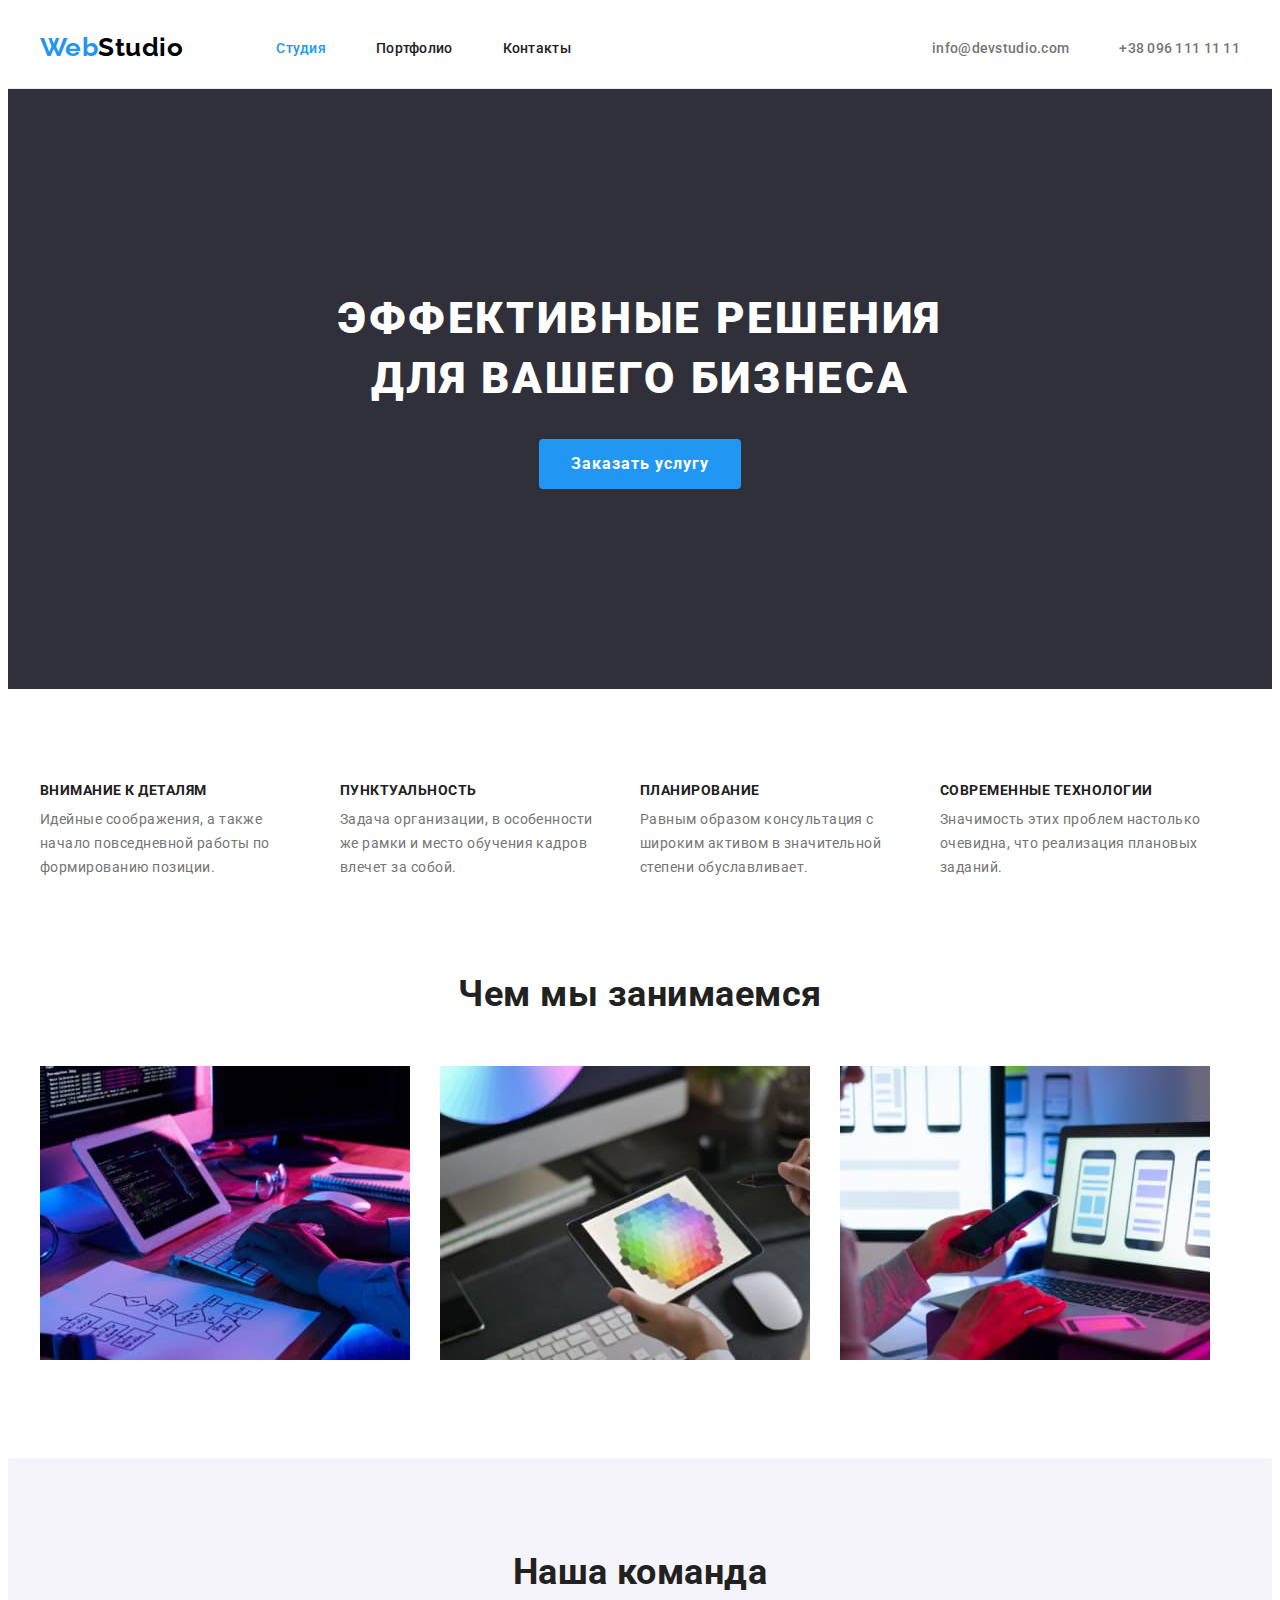
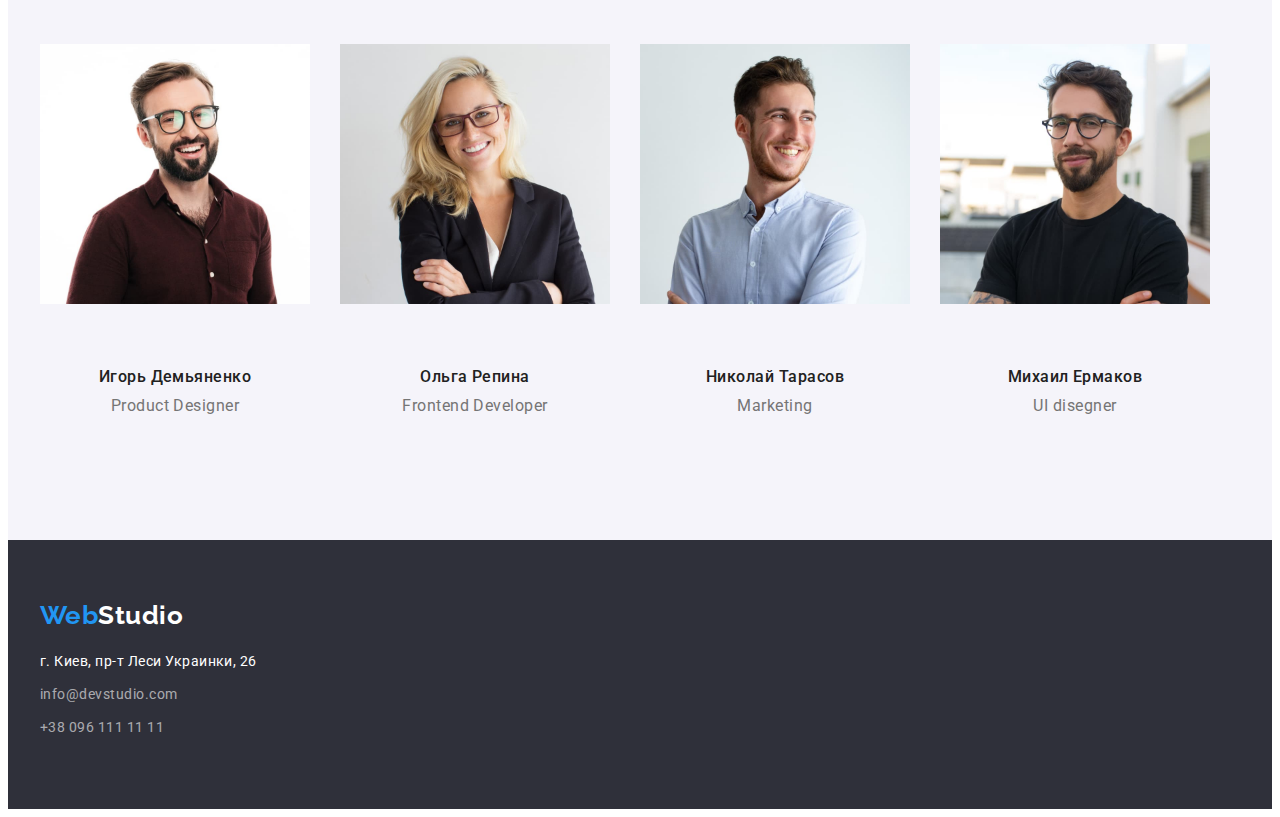
<file: index.html>
<!DOCTYPE html>
<html lang="en">
<head>
    <meta charset="UTF-8">
    <meta http-equiv="X-UA-Compatible" content="IE=edge">
    <meta name="viewport" content="width=device-width, initial-scale=1.0">
    <title>Document</title>
    <link rel="preconnect" href="https://fonts.googleapis.com">
    <link rel="preconnect" href="https://fonts.gstatic.com" crossorigin>
    <link href="https://fonts.googleapis.com/css2?family=Raleway:wght@700&family=Roboto:wght@400;500;700;900&display=swap"
        rel="stylesheet"> 
        <link rel="stylesheet" href="https://cdnjs.cloudflare.com/ajax/libs/modern-normalize/1.1.0/modern-normalize.min.css"
            integrity="sha512-wpPYUAdjBVSE4KJnH1VR1HeZfpl1ub8YT/NKx4PuQ5NmX2tKuGu6U/JRp5y+Y8XG2tV+wKQpNHVUX03MfMFn9Q=="
            crossorigin="anonymous" referrerpolicy="no-referrer" />
    <link rel="stylesheet" href="./css/style.css"> 
</head>
<body class="page"> 
    <!--хедер-->
    <header class="head">
        <div class="container head-list">
            <nav class="nav-elements">
                    <a href="./index.html" class="logo"><span class="logo-web">Web</span>Studio</a>
                <ul class="site-nav list">
                    <li class="site-nav-element"><a href="./index.html" class="link current">Студия</a></li>
                    <li class="site-nav-element"><a href="./portfolio.html" class="link">Портфолио</a></li>
                    <li class="site-nav-element"><a href="" class="link">Контакты</a></li>
                </ul>
                </nav>
                <ul class="auth-nav list">
                    <li class="auth-nav-element"><a href="mailto:info@devstudio.com" class="link">info@devstudio.com</a></li>
                    <li class="auth-nav-element"><a href="tel:+380961111111" class="link">+38 096 111 11 11</a></li>
                </ul>      
        </div>
    </header>
<main>
    <!--герой-->
        <section class="hero">
            <div class="container">
                <h1 class="hero-title">Эффективные решения <br/>для вашего бизнеса</h1>
                <button type="button" class="button">Заказать услугу</button>
            </div>
        </section>
        <!--переваги-->
        <section  class="section section-bottom">
            <div class="container">
                <h2 class="visually-hidden">Преимущество</h2>
            <ul class="feature-list list">
                <li class="feature-article">
                    <h3 class="taitle">Внимание к деталям</h3>
                    <p class="feature-paragaph">Идейные соображения, а также начало повседневной работы по формированию позиции.</p>
                </li>
                <li class="feature-article">
                    <h3 class="taitle">Пунктуальность</h3>
                    <p class="feature-paragaph">Задача организации, в особенности же рамки и место обучения кадров влечет за собой.
                    </p>
                </li>
                <li class="feature-article">
                    <h3 class="taitle">Планирование</h3>
                    <p class="feature-paragaph">Равным образом консультация с широким активом в значительной степени обуславливает.
                    </p>
                </li>
                <li class="feature-article">
                    <h3 class="taitle">Современные технологии</h3>
                    <p class="feature-paragaph">Значимость этих проблем настолько очевидна, что реализация плановых заданий.</p>
                </li>
            </ul>
        </div>
        </section>
        <section class="section">
        <!--чим займаються-->
        <div class="container">
            <h2 class="section-taitle">Чем мы занимаемся</h2>
        <ul class="list work-blok">
            <li class="work-elenent"><img src="./images/img1.jpg" alt="хтось працює за ПК" width="370"></li>
            <li class="work-elenent"><img src="./images/img2.jpg" alt="хтось працює за ноутбуком" width="370"></li>
            <li class="work-elenent" ><img src="./images/img3.jpg" alt="хтось працює на планшеті" width="370"></li>
        </ul>
    </div>
        </section>
        <!--команда-->
        <section class="section team-section">
            <div class="container ">
            <h2 class="section-taitle">Наша команда</h2>
            <ul class="list team-blok">
                <li class="team-element">
                    <img src="./images/img4.jpg" alt="молодий чоловік в окулярах" width="270" class="team-foto">
                    <div class="team-box">
                    <h3 class="name">Игорь Демьяненко</h3>
                    <p class="position">Product Designer</p>
                    </div>
                </li>
                <li class="team-element">
                    <img src="./images/img5.jpg" alt="молода жінка в окулярах" width="270" class="team-foto">
                    <div class="team-box">
                    <h3 class="name">Ольга Репина</h3>
                    <p class="position">Frontend Developer</p>
                    </div>
                </li>
                <li class="team-element">
                    <img src="./images/img6.jpg" alt="молодий чоловік в сорочці" width="270" class="team-foto">
                    <div class="team-box">
                    <h3 class="name">Николай Тарасов</h3>
                    <p class="position">Marketing</p>
                    </div>
                </li>
                <li class="team-element">
                    <img src="./images/img7.jpg" alt="молодий чоловік в чорній футболці" width="270" class="team-foto">
                    <div class="team-box">
                    <h3 class="name">Михаил Ермаков</h3>
                    <p class="position">UI disegner</p>
                    </div>
                </li>
            </ul>
        </div>   
        </section>
</main>
<!--футер-->
<footer class="footer">
    <div class="container ">
        <a href="./index.html" class="logo logo-footer"><span class="logo-web-blue">Web</span><span class="logo-web-whait">Studio</span></a>
        <address>
            <ul class="list">
                <li> <a href="г.Киев,пр-тЛесиУкраинки,26" class="adress">г. Киев, пр-т Леси Украинки, 26</a></li>
                <li><a href="mailto:info@devstudio.com" class="link-footer">info@devstudio.com</a></li>
                <li><a href="tel:+380961111111" class="link-footer">+38 096 111 11 11</a></li>
            </ul>
        </address>
    </div>
</footer>
</body>
</html>
</file>
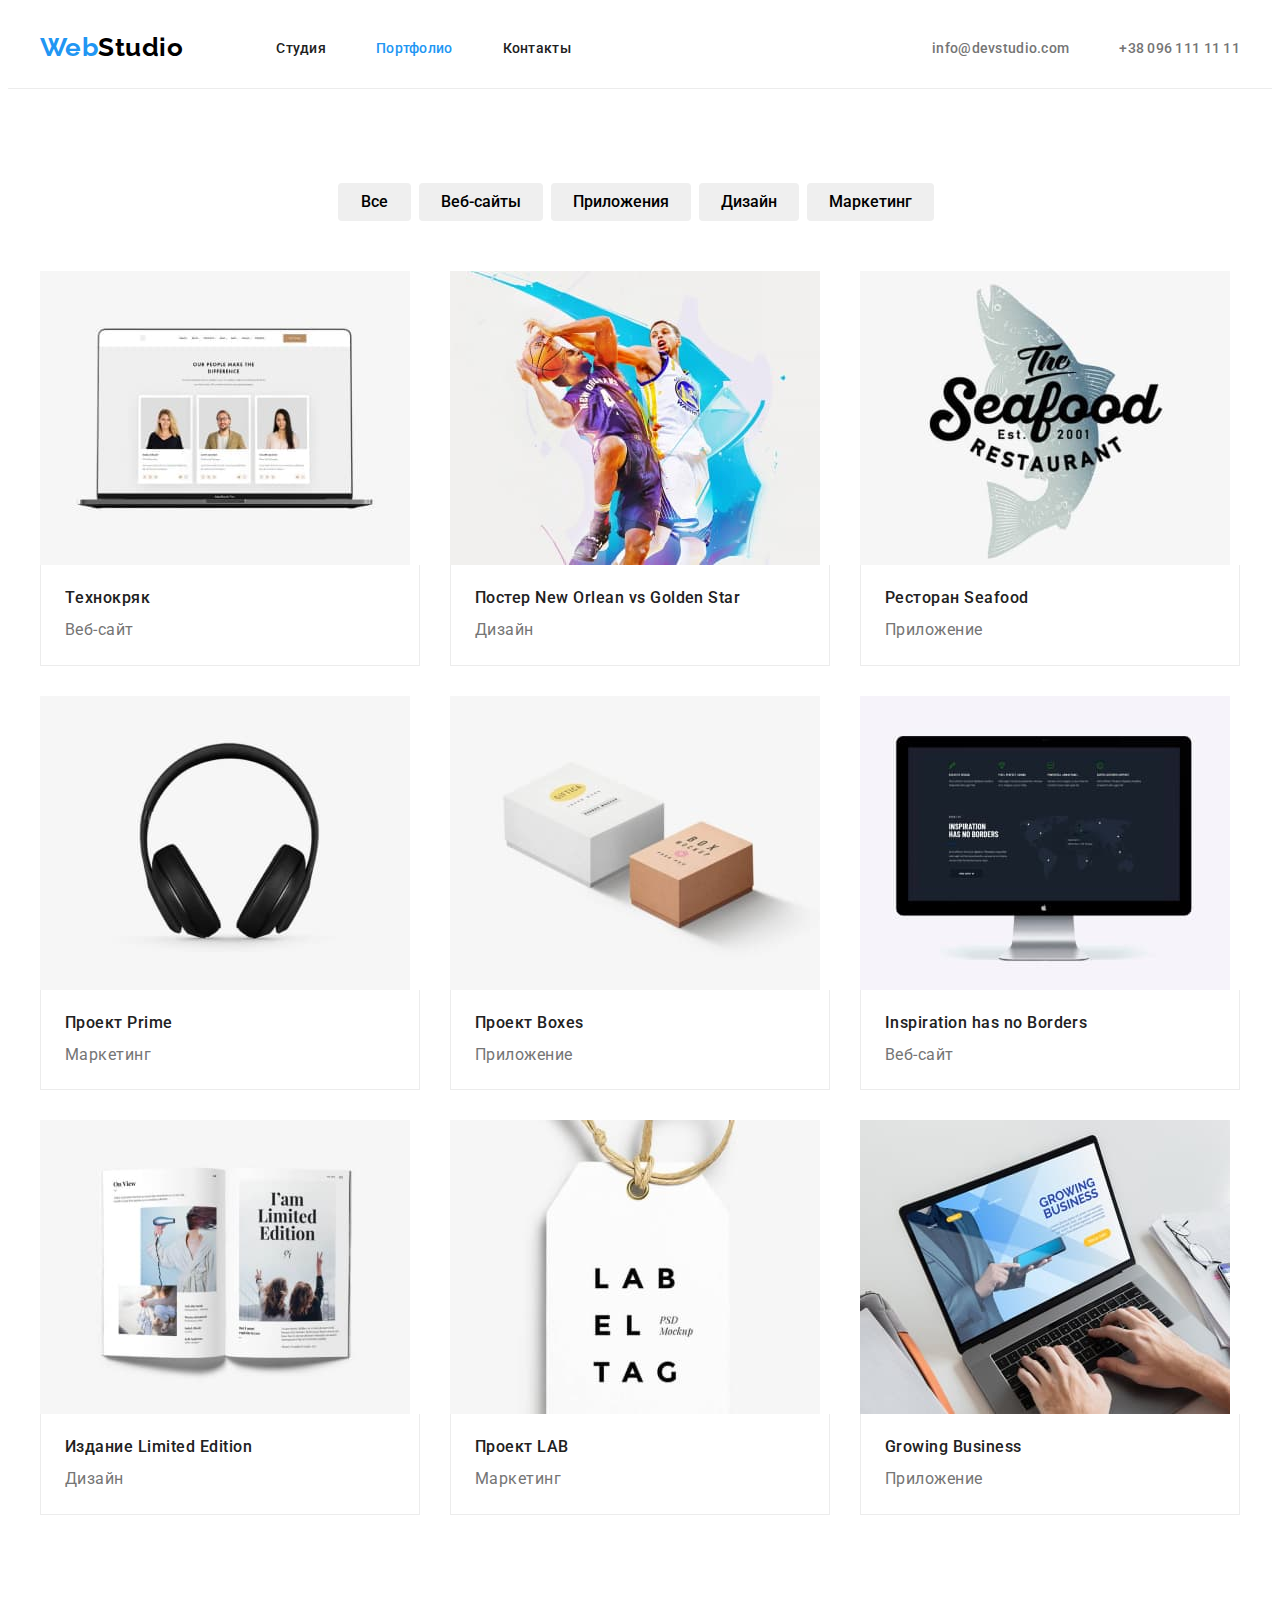
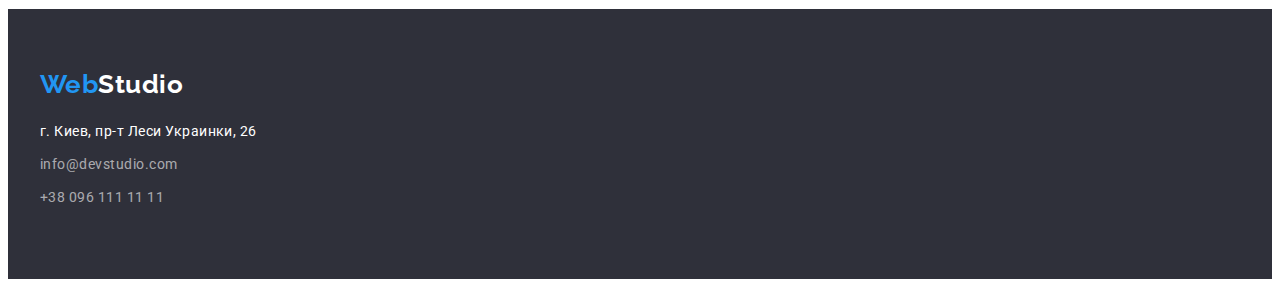
<file: portfolio.html>
<!DOCTYPE html>
<html lang="en">
<head>
    <meta charset="UTF-8">
    <meta http-equiv="X-UA-Compatible" content="IE=edge">
    <meta name="viewport" content="width=device-width, initial-scale=1.0">
    <title>Document</title>
    <link rel="preconnect" href="https://fonts.googleapis.com">
    <link rel="preconnect" href="https://fonts.gstatic.com" crossorigin>
    <link href="https://fonts.googleapis.com/css2?family=Raleway:wght@700&family=Roboto:wght@400;500;700;900&display=swap"
        rel="stylesheet">
        <link rel="stylesheet" href="https://cdnjs.cloudflare.com/ajax/libs/modern-normalize/1.1.0/modern-normalize.min.css"
            integrity="sha512-wpPYUAdjBVSE4KJnH1VR1HeZfpl1ub8YT/NKx4PuQ5NmX2tKuGu6U/JRp5y+Y8XG2tV+wKQpNHVUX03MfMFn9Q=="
            crossorigin="anonymous" referrerpolicy="no-referrer" />
    <link rel="stylesheet" href="./css/style.css">
</head>
<body>
    <!--хедер-->
    <header class="head">
        <div class="container">
            <div class="head-list">
            <nav class="nav-elements">
                <a href="./index.html" class="logo"><span class="logo-web">Web</span>Studio</a>
                <ul class="site-nav list">
                    <li class="site-nav-element"><a href="./index.html" class="link">Студия</a></li>
                    <li class="site-nav-element"><a href="./portfolio.html" class="link current">Портфолио</a></li>
                    <li class="site-nav-element"><a href="" class="link">Контакты</a></li>
                </ul>
            </nav>
            <ul class="auth-nav list">
                <li class="auth-nav-element"><a href="mailto:info@devstudio.com" class="link">info@devstudio.com</a></li>
                <li class="auth-nav-element"><a href="tel:+380961111111" class="link">+38 096 111 11 11</a></li>
            </ul>
        </div>
    </div>
        
    </header>
    <main>
        <section class="central-blok">
            <div class="container">
            <!--опції-->
            <h1 class="visually-hidden">main content</h1>
            <div class="buttons-blok"></div>
            <ul class="buttons list">
                <li class="buttons-element"><button type="button" class="button-portfolio">Все</button></li>
                <li class="buttons-element"><button type="button" class="button-portfolio">Веб-сайты</button></li>
                <li class="buttons-element"><button type="button" class="button-portfolio">Приложения</button></li>
                <li class="buttons-element"><button type="button" class="button-portfolio">Дизайн</button></li>
                <li class="buttons-element"><button type="button" class="button-portfolio">Маркетинг</button></li>
            </ul>
            <!--зображення-->
            <div class="blok">
            <ul class="list pictures-container">
                <li class="pictures-element">
                    <img src="./images/page/img1.jpg" alt="зображення ноутбука з відкритим веб-сайтом" width="370"  class="pictures-foto"/>
                <div class="pictures-border">
                    <h2 class="name-pictures">Tехнокряк</h2>
                    <p class="pictures-paragaph">Веб-сайт</p>
                    </div>
                </li>
                <li class="pictures-element">
                    <img src="./images/page/img2.jpg" alt="двa безкетболіста" width="370" class="pictures-foto"/>
                    <div class="pictures-border" >
                    <h2 class="name-pictures">Постер New Orlean vs Golden Star</h2>
                    <p class="pictures-paragaph">Дизайн</p>
                    </div>
                </li>
                <li class="pictures-element">
                    <img src="./images/page/img3.jpg" alt="натпис seafood" width="370" class="pictures-foto"/>
                    <div class="pictures-border" >
                    <h2 class="name-pictures">Ресторан Seafood</h2>
                    <p class="pictures-paragaph">Приложение</p>
                    </div>
                </li>
                <li class="pictures-element">
                    <img src="./images/page/img4.jpg" alt="чорні навушники" width="370" class="pictures-foto"/>
                    <div class="pictures-border" >
                    <h2 class="name-pictures">Проект Prime</h2>
                    <p class="pictures-paragaph">Маркетинг</p>
                    </div>
                </li>
                <li class="pictures-element">
                    <img src="./images/page/img5.jpg" alt="дві коробки" width="370" class="pictures-foto"/>
                    <div class="pictures-border" >
                    <h2 class="name-pictures">Проект Boxes</h2>
                    <p class="pictures-paragaph">Приложение</p>
                    </div>
                </li>
                <li class="pictures-element">
                    <img src="./images/page/img6.jpg" alt="монітор від ПК" width="370" class="pictures-foto"/>
                    <div class="pictures-border" >
                    <h2 class="name-pictures">Inspiration has no Borders</h2>
                    <p class="pictures-paragaph">Веб-сайт</p>
                    </div>
                </li>
                <li class="pictures-element">
                    <img src="./images/page/img7.jpg" alt="журнал" width="370" class="pictures-foto"/>
                    <div class="pictures-border" >
                    <h2 class="name-pictures">Издание Limited Edition</h2>
                    <p class="pictures-paragaph">Дизайн</p> 
                    </div>
                </li>
                <li class="pictures-element">
                    <img src="./images/page/img8.jpg" alt="бірка" width="370" class="pictures-foto"/>
                    <div class="pictures-border" >
                    <h2 class="name-pictures">Проект LAB</h2>
                    <p class="pictures-paragaph">Маркетинг</p>
                    </div>
                </li>
                <li class="pictures-element">
                    <img src="./images/page/img9.jpg" alt="ноутбук" width="370" class="pictures-foto"/>
                    <div class="pictures-border" >
                    <h2 class="name-pictures">Growing Business</h2>
                    <p class="pictures-paragaph">Приложение</p>
                    </div>
                </li>
            </ul>
        </div>
        </section>
    </main>
    <!--футер-->
    <footer class="footer">
        <div class="container">
            <a href="./index.html" class="logo logo-footer"><span class="logo-web-blue">Web</span><span
                    class="logo-web-whait">Studio</span></a>
            <address>
                <ul class="list">
                    <li> <a href="г.Киев,пр-тЛесиУкраинки,26" class="adress">г. Киев, пр-т Леси Украинки, 26</a></li>
                    <li><a href="mailto:info@devstudio.com" class="link-footer">info@devstudio.com</a></li>
                    <li><a href="tel:+380961111111" class="link-footer">+38 096 111 11 11</a></li>
                </ul>
            </address>
        </div>
    </footer>  
</body>
</html>
</file>
<file: css/style.css>
:root {
  --primary-text-color: #757575;
  --title-text-color: #212121;
  --accent-color: #2196f3;
  --accent-text-color: #ffffff;
}
/*другорядний колір  #212121 */
/* основний колір текста #757575 */
/*білий #E5E5E5 */
/*акцент #2196f3*/
body {
  background: #ffffff;
  color: var(--primary-text-color);

  font-family: Roboto, sans-serif;
  letter-spacing: 0.03em;
}
.list {
  list-style: none;
}
h1,
h2,
h3,
p {
  margin: 0;
}
ul,
ol {
  padding: 0;
  margin: 0;
}
.visually-hidden {
  position: absolute;
  white-space: nowrap;
  width: 1px;
  height: 1px;
  overflow: hidden;
  border: 0;
  padding: 0;
  clip: rect(0 0 0 0);
  clip-path: inset(50%);
  margin: -1px;
}
/*-----!!!!!!!-Студія-!!!!!!!---*/
.container {
  padding-left: 15px;
  padding-right: 15px;
  width: 1200px;
  margin: 0 auto;
}
.section {
  padding-top: 94px;
  padding-bottom: 94px;
}
/* -------HEDER----- */
.head {
  background: #ffffff;
  padding-top: 24px;
  padding-bottom: 25px;
  border-bottom: 1px solid #ececec;
}
.nav-elements {
  display: flex;
  align-items: center;
}
.head-list {
  display: flex;
  align-items: center;
}
/* ----Logo----*/
.logo {
  margin-right: 93px;
  color: #000000;
  text-decoration: none;

  font-family: Raleway, sans-serif;
  font-weight: bold;
  font-size: 26px;
  line-height: 1.19;
}
.logo-web {
  color: var(--accent-color);
}
/* SITE--NAV-----*/

.site-nav .link {
  color: var(--title-text-color);
  text-decoration: none;
  padding-top: 35px;
  padding-bottom: 35px;

  font-weight: 500;
  font-size: 14px;
  line-height: 1.14;
  letter-spacing: 0.02em;
}
.site-nav .site-nav-element + .site-nav-element {
  margin-left: 50px;
}
.site-nav {
  display: flex;
}
.site-nav .link.current {
  color: var(--accent-color);
}
.site-nav .link:hover,
.site-nav .link:focus {
  color: var(--accent-color);
}
/* autn nav */
.auth-nav {
  display: flex;
  margin-left: auto;
}
.auth-nav .auth-nav-element + .auth-nav-element {
  margin-left: 50px;
}
.auth-nav .link {
  color: var(--primary-text-color);
  text-decoration: none;

  font-weight: 500;
  font-size: 14px;
  line-height: 1.14;
  letter-spacing: 0.02em;
}
.auth-nav .link:hover,
.auth-nav .link:focus {
  color: var(--accent-color);
}
/* hero */
.hero {
  background: #2f303a;
  text-align: center;

  padding-top: 200px;
  padding-bottom: 200px;
}
.hero-title {
  color: var(--accent-text-color);

  min-width: 696px;
  margin-bottom: 30px;

  text-transform: uppercase;
  font-weight: 900;
  font-size: 44px;
  line-height: 1.36;
  text-align: center;
  letter-spacing: 0.06em;
}
/* button */
.button {
  display: inline-block;
  color: var(--accent-text-color);
  background: var(--accent-color);
  border-radius: 4px;
  padding: 10px 32px;
  display: inline-block;
  min-width: 200px;
  border: none;

  cursor: pointer;
  text-align: center;
  font-family: inherit;
  font-weight: bold;
  font-size: 16px;
  line-height: 1.87;
  letter-spacing: 0.06em;
}
/* buttons */
.buttons {
  display: flex;
  justify-content: center;
  padding-bottom: 50px;
}
.buttons-element {
  margin-right: 8px;
}

.buttons .button-portfolio:hover,
.buttons .button-portfolio:focus {
  color: var(--accent-text-color);
  background-color: var(--accent-color);
}
.button-portfolio {
  display: inline-block;
  min-width: 73px;
  padding: 6px 22px;
  cursor: pointer;
  border-radius: 4px;
  border: none;

  font-family: inherit;
  font-weight: 500;
  font-size: 16px;
  line-height: 1.62;
  text-align: center;
}
/* переваги */

.section-bottom {
  padding-bottom: 0;
}
.feature-list {
  width: 1170;
  display: flex;
}

.feature-article {
  width: 270px;
}
.feature-article:not(:last-child) {
  margin-right: 30px;
}

.feature-list .title {
  color: var(--title-text-color);
  margin-top: 0;
  margin-bottom: 10px;

  font-weight: bold;
  font-size: 14px;
  line-height: 1.14;
}
.taitle {
  color: var(--title-text-color);
  margin-bottom: 10px;

  font-weight: bold;
  font-size: 14px;
  line-height: 1.14;
  text-transform: uppercase;
}
/* paragaph */
.feature-paragaph {
  font-size: 14px;
  line-height: 1.71;
}
/*  Особенности */

.section-taitle {
  color: var(--title-text-color);
  margin-bottom: 50px;

  font-weight: bold;
  font-size: 36px;
  line-height: 1.16;
  text-align: center;
}
.work-blok {
  display: flex;
}
.work-elenent {
  width: calc((100% - 60) / 3);
  margin-right: 30px;
}
.work-elenent:not(:last-child) {
  margin-right: 30px;
}
/*TEEAAM*/
.team-section {
  background: #f5f4fa;
}
.team-blok {
  display: flex;
}
.pictures-foto {
  display: block;
}
.team-box {
  text-align: center;
  padding-top: 30px;
  padding-bottom: 30px;
}
.team-element {
  width: calc((100% - 90) / 4);
}
.team-element:not(:last-child) {
  margin-right: 30px;
}
.name {
  color: var(--title-text-color);
  margin-bottom: 10px;
  margin-top: 30px;

  font-weight: 500;
  font-size: 16px;
  line-height: 1.18;
}
.team {
  background: #f5f4fa;
}
.position {
  font-size: 16px;
  line-height: 1.18;
}
/* footer */
.footer {
  background: #2f303a;
  padding-top: 60px;
  padding-bottom: 60px;
}
.logo-web-blue {
  color: #2196f3;
}
.logo-web-whait {
  color: var(--accent-text-color);
}
.logo-footer {
  display: inline-block;
  margin-bottom: 20px;
}
.adress {
  margin-bottom: 9px;
  display: inline-block;

  color: var(--accent-text-color);
  text-decoration: none;
  font-style: normal;
  font-size: 14px;
  line-height: 1.71;
}
.link-footer {
  margin-bottom: 9px;
  display: inline-block;

  color: rgba(255, 255, 255, 0.6);
  text-decoration: none;
  font-style: normal;
  font-size: 14px;
  line-height: 1.71;
}
.link-footer:hover,
.link-footer:focus {
  color: var(--accent-color);
}
/* !!!!!!!##-----PORTFOLIO ----!!!!!!*/
.buttons-blok {
  text-align: center;
}
/* pictures */
.name-pictures {
  margin-bottom: 4px;

  color: var(--title-text-color);
  font-weight: 500;
  font-size: 16px;
  line-height: 1.62;
}
.pictures-paragaph {
  font-size: 16px;
  line-height: 1.87;
}
/*MAIN-------CONTEINER*/
.central-blok {
  padding-top: 94px;
  padding-bottom: 94px;
}

/* .blok {
  padding-left: 15px;
  padding-right: 15px;
  width: 1200px;
  margin: 0 auto;
} */
.pictures-container {
  display: flex;
  flex-wrap: wrap;
}
.pictures-border {
  padding-top: 20px;
  padding-left: 24px;
  padding-bottom: 20px;

  border-right: 1px solid #ececec;
  border-bottom: 1px solid #ececec;
  border-left: 1px solid #ececec;
}
.pictures-element {
  width: calc((100% - 60px) / 3);
  margin-right: 30px;
  margin-bottom: 30px;
}
.pictures-element:nth-child(3n) {
  margin-right: 0;
}
.pictures-element:nth-child(n + 6) {
  margin-bottom: 0px;
}
.pictures-foto {
  display: block;
}
</file>
